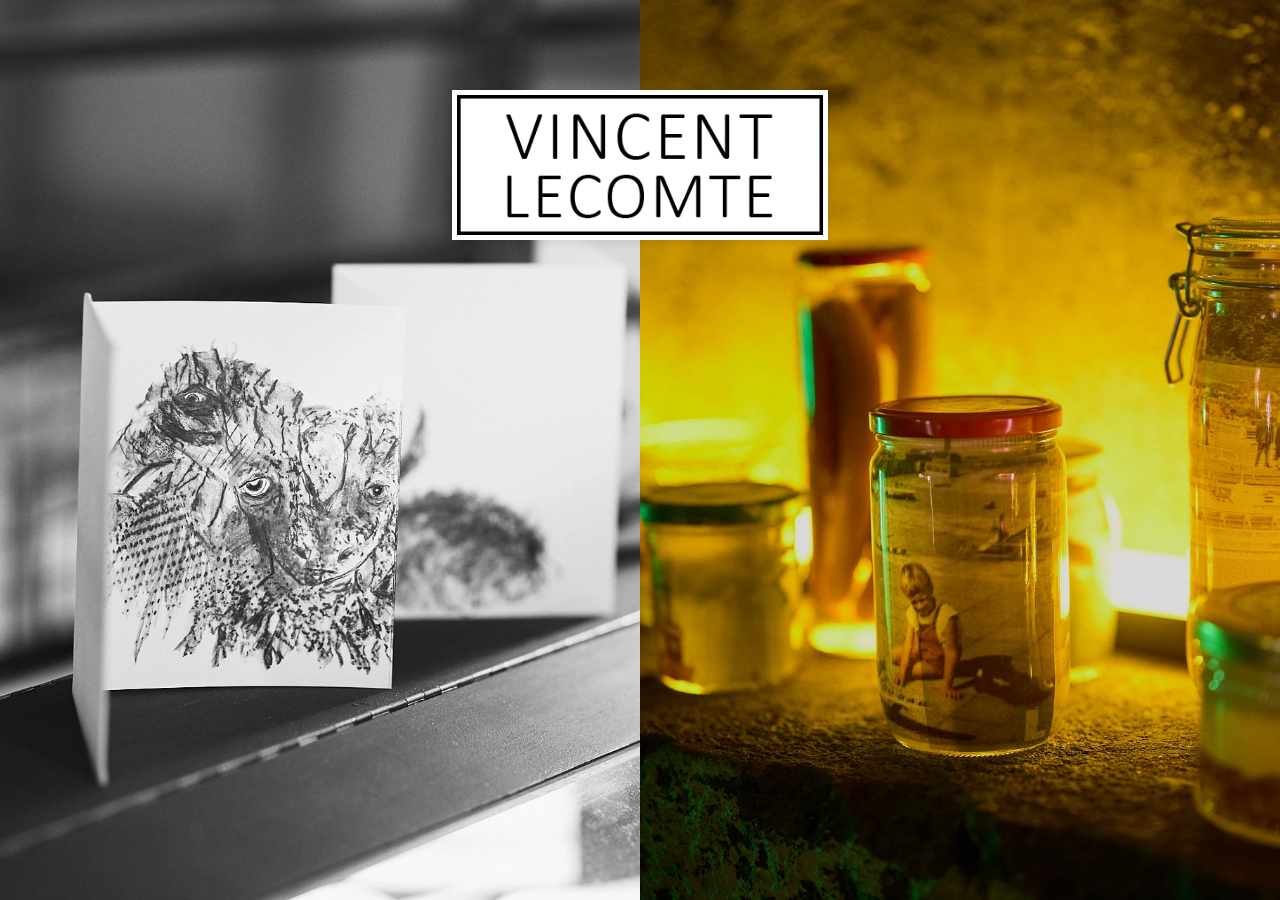
<file: index.html>
<!DOCTYPE html>
<html lang="fr">
<head>
  <meta charset="UTF-8" />
  <meta name="viewport" content="width=device-width, initial-scale=1.0" />
  <title>Vincent Lecomte - Artiste plasticien et compositeur sonore</title>
  
  <link rel="preconnect" href="https://fonts.googleapis.com">
  <link rel="preconnect" href="https://fonts.gstatic.com" crossorigin>
  <link href="https://fonts.googleapis.com/css2?family=Roboto:ital,wght@0,100..900;1,100..900&display=swap" rel="stylesheet">
  
  <link rel="stylesheet" href="styles/base/variables.css" />
  <link rel="stylesheet" href="styles/base/reset.css" />
  <link rel="stylesheet" href="styles/accueil.css" />
  
</head>
<body class="home-landing">
  <h1 class="sr-only">Vincent Lecomte — Accueil du site</h1>
  <div class="title">
    <img src="assets/images/autres/logo.png" alt="Vincent Lecomte" />
  </div>
  <div class="split-container">
    <a href="artiste.html" class="left">
      <div class="content">
        <h1>Création</h1>
        <p class="subtitle">Dessins, sons, installations</p>
      </div>
    </a>
    <a href="recherche.html" class="right">
      <div class="content">
        <h1>Recherche</h1>
        <p class="subtitle">Esthétique, philosophie de l'art</p>
      </div>
    </a>
  </div>
</body>
</html>
</file>
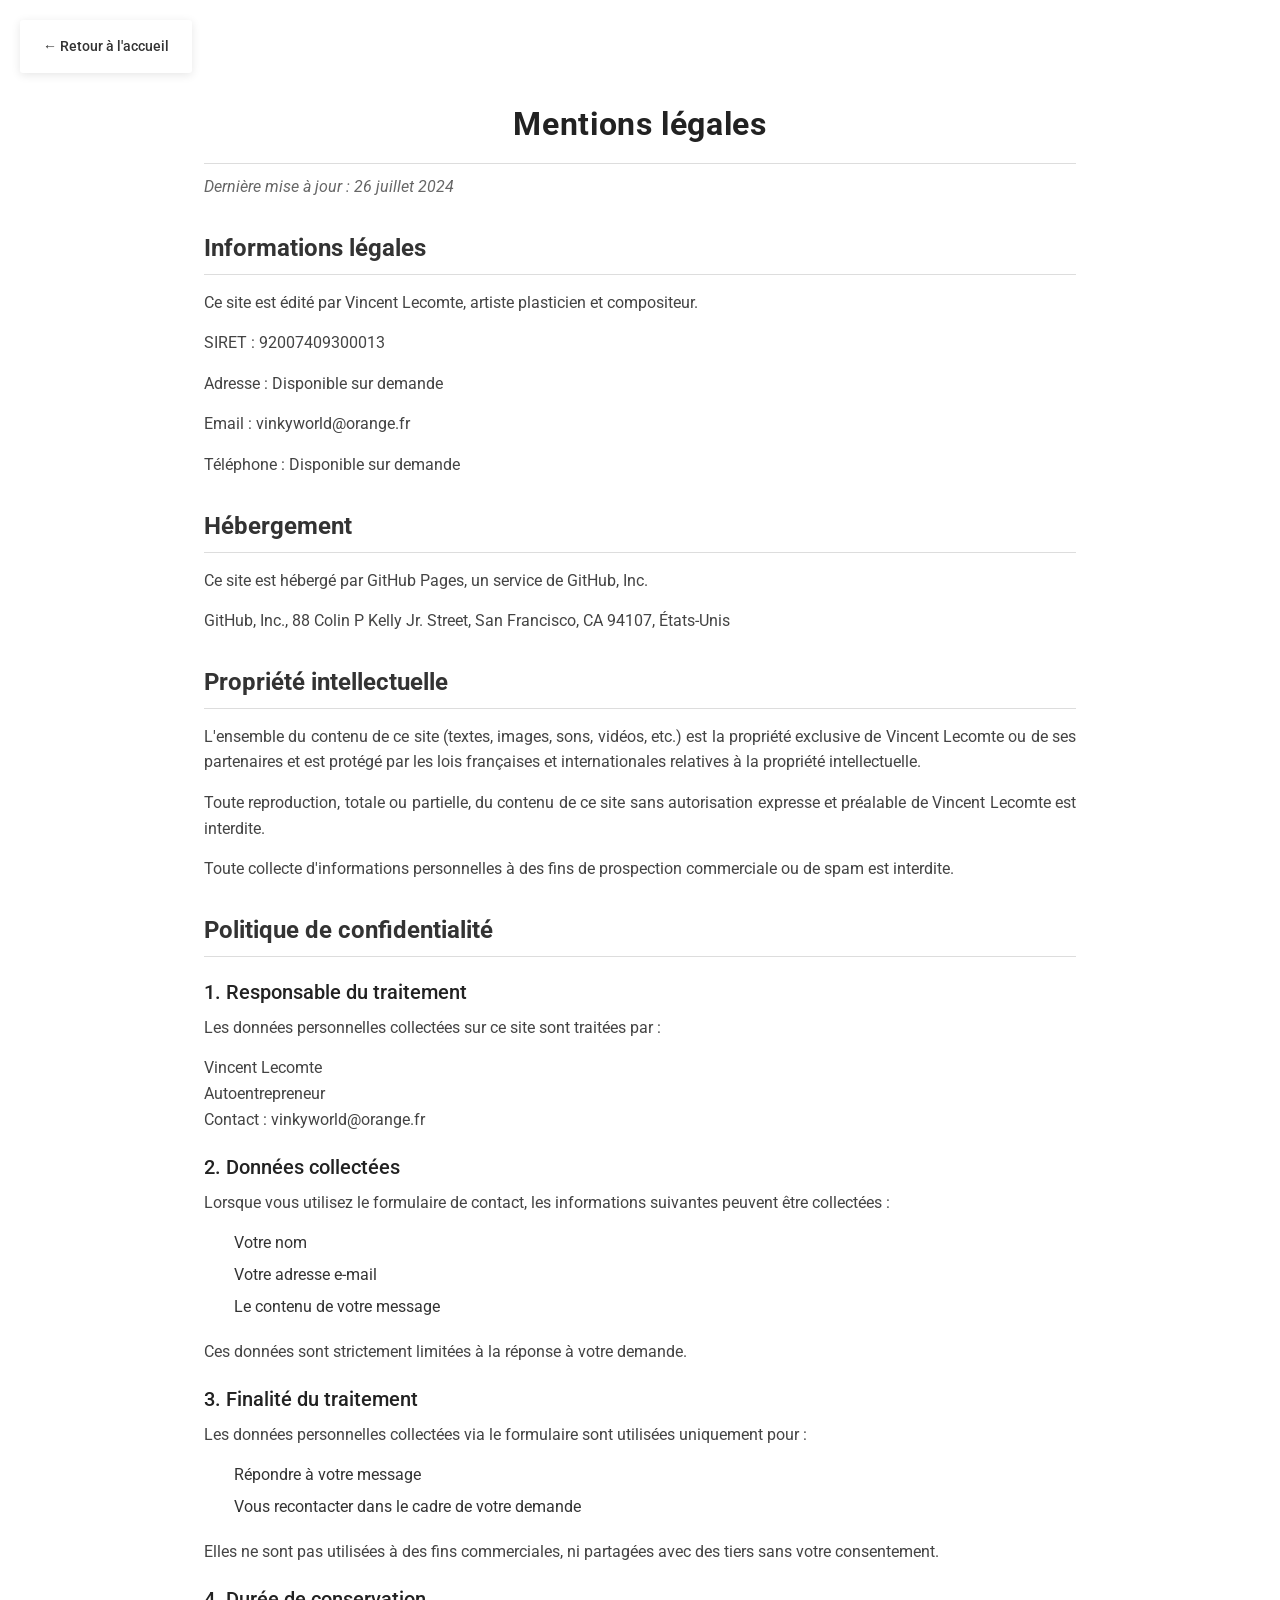
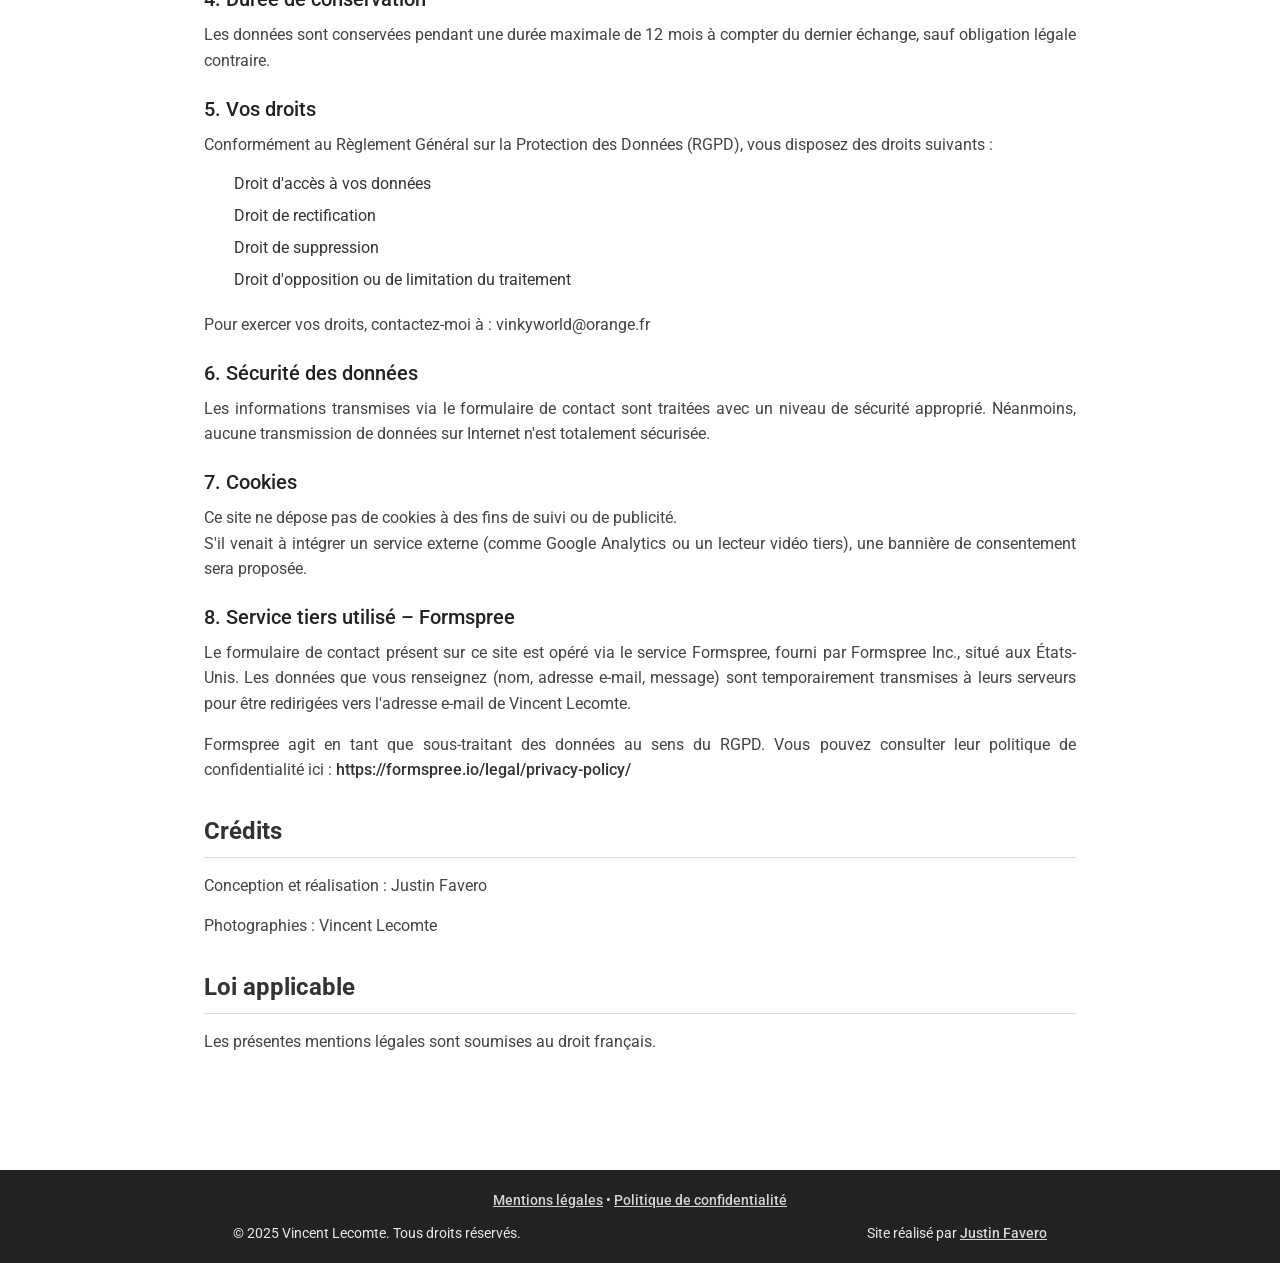
<file: legal.html>
<!DOCTYPE html>
<html lang="fr">
<head>
    <meta charset="UTF-8" />
    <meta http-equiv="content-language" content="fr" />
    <meta name="viewport" content="width=device-width, initial-scale=1.0" />
    <meta name="description" content="Mentions légales et politique de confidentialité - Vincent Lecomte" />
    <meta http-equiv="X-UA-Compatible" content="IE=edge" />

    <title>Mentions légales | Vincent Lecomte</title>

    <!-- Police Google Fonts -->
    <link rel="preconnect" href="https://fonts.googleapis.com">
    <link rel="preconnect" href="https://fonts.gstatic.com" crossorigin>
    <link href="https://fonts.googleapis.com/css2?family=Roboto:ital,wght@0,100..900;1,100..900&display=swap" rel="stylesheet">
    
    <!-- Importation des styles CSS -->
    <link rel="stylesheet" href="styles/main.css" />
</head>
<body class="legal-body">
    <h1 class="sr-only">Mentions légales et politique de confidentialité de Vincent Lecomte</h1>
    <!-- Lien de retour vers l'accueil -->
    <div class="back-to-home">
        <a href="index.html" class="back-link">
            <span>← Retour à l'accueil</span>
        </a>
    </div>

    <div class="content legal-content">
        <main class="legal-page">
            <section class="legal-section">
                <h1 class="section-title">Mentions légales</h1>
                <p class="update-date">Dernière mise à jour : 26 juillet 2024</p>
                
                <h2>Informations légales</h2>
                <p>Ce site est édité par Vincent Lecomte, artiste plasticien et compositeur.</p>
                <p>SIRET : 92007409300013</p>
                <p>Adresse : Disponible sur demande</p>
                <p>Email : vinkyworld@orange.fr</p>
                <p>Téléphone : Disponible sur demande</p>
                
                <h2>Hébergement</h2>
                <p>Ce site est hébergé par GitHub Pages, un service de GitHub, Inc.</p>
                <p>GitHub, Inc., 88 Colin P Kelly Jr. Street, San Francisco, CA 94107, États-Unis</p>
                
                <h2>Propriété intellectuelle</h2>
                <p>L'ensemble du contenu de ce site (textes, images, sons, vidéos, etc.) est la propriété exclusive de Vincent Lecomte ou de ses partenaires et est protégé par les lois françaises et internationales relatives à la propriété intellectuelle.</p>
                <p>Toute reproduction, totale ou partielle, du contenu de ce site sans autorisation expresse et préalable de Vincent Lecomte est interdite.</p>
                <p>Toute collecte d'informations personnelles à des fins de prospection commerciale ou de spam est interdite.</p>
                
                <h2 id="privacy-policy">Politique de confidentialité</h2>
                
                <h3>1. Responsable du traitement</h3>
                <p>Les données personnelles collectées sur ce site sont traitées par :</p>
                <p>Vincent Lecomte<br>
                Autoentrepreneur<br>
                Contact : vinkyworld@orange.fr</p>
                
                <h3>2. Données collectées</h3>
                <p>Lorsque vous utilisez le formulaire de contact, les informations suivantes peuvent être collectées :</p>
                <ul>
                    <li>Votre nom</li>
                    <li>Votre adresse e-mail</li>
                    <li>Le contenu de votre message</li>
                </ul>
                <p>Ces données sont strictement limitées à la réponse à votre demande.</p>
                
                <h3>3. Finalité du traitement</h3>
                <p>Les données personnelles collectées via le formulaire sont utilisées uniquement pour :</p>
                <ul>
                    <li>Répondre à votre message</li>
                    <li>Vous recontacter dans le cadre de votre demande</li>
                </ul>
                <p>Elles ne sont pas utilisées à des fins commerciales, ni partagées avec des tiers sans votre consentement.</p>
                
                <h3>4. Durée de conservation</h3>
                <p>Les données sont conservées pendant une durée maximale de 12 mois à compter du dernier échange, sauf obligation légale contraire.</p>
                
                <h3>5. Vos droits</h3>
                <p>Conformément au Règlement Général sur la Protection des Données (RGPD), vous disposez des droits suivants :</p>
                <ul>
                    <li>Droit d'accès à vos données</li>
                    <li>Droit de rectification</li>
                    <li>Droit de suppression</li>
                    <li>Droit d'opposition ou de limitation du traitement</li>
                </ul>
                <p>Pour exercer vos droits, contactez-moi à : vinkyworld@orange.fr</p>
                
                <h3>6. Sécurité des données</h3>
                <p>Les informations transmises via le formulaire de contact sont traitées avec un niveau de sécurité approprié. Néanmoins, aucune transmission de données sur Internet n'est totalement sécurisée.</p>
                
                <h3>7. Cookies</h3>
                <p>Ce site ne dépose pas de cookies à des fins de suivi ou de publicité.<br>
                S'il venait à intégrer un service externe (comme Google Analytics ou un lecteur vidéo tiers), une bannière de consentement sera proposée.</p>
                
                <h3>8. Service tiers utilisé – Formspree</h3>
                <p>Le formulaire de contact présent sur ce site est opéré via le service Formspree, fourni par Formspree Inc., situé aux États-Unis.
                Les données que vous renseignez (nom, adresse e-mail, message) sont temporairement transmises à leurs serveurs pour être redirigées vers l'adresse e-mail de Vincent Lecomte.</p>
                
                <p>Formspree agit en tant que sous-traitant des données au sens du RGPD.
                Vous pouvez consulter leur politique de confidentialité ici : <a href="https://formspree.io/legal/privacy-policy/" target="_blank" rel="noopener">https://formspree.io/legal/privacy-policy/</a></p>
                
                <h2>Crédits</h2>
                <p>Conception et réalisation : Justin Favero</p>
                <p>Photographies : Vincent Lecomte</p>
                
                <h2>Loi applicable</h2>
                <p>Les présentes mentions légales sont soumises au droit français.</p>
            </section>
        </main>

        <footer>
            <p class="legal-links"><a href="legal.html">Mentions légales</a>  •  <a href="legal.html#privacy-policy">Politique de confidentialité</a></p>
            <p class="copyright">© 2025 Vincent Lecomte. Tous droits réservés.</p>
            <p class="credits">Site réalisé par <a href="https://www.linkedin.com/in/justin-favero/" target="_blank" rel="noopener">Justin Favero</a></p>
        </footer>
    </div>
</body>
</html>
</file>
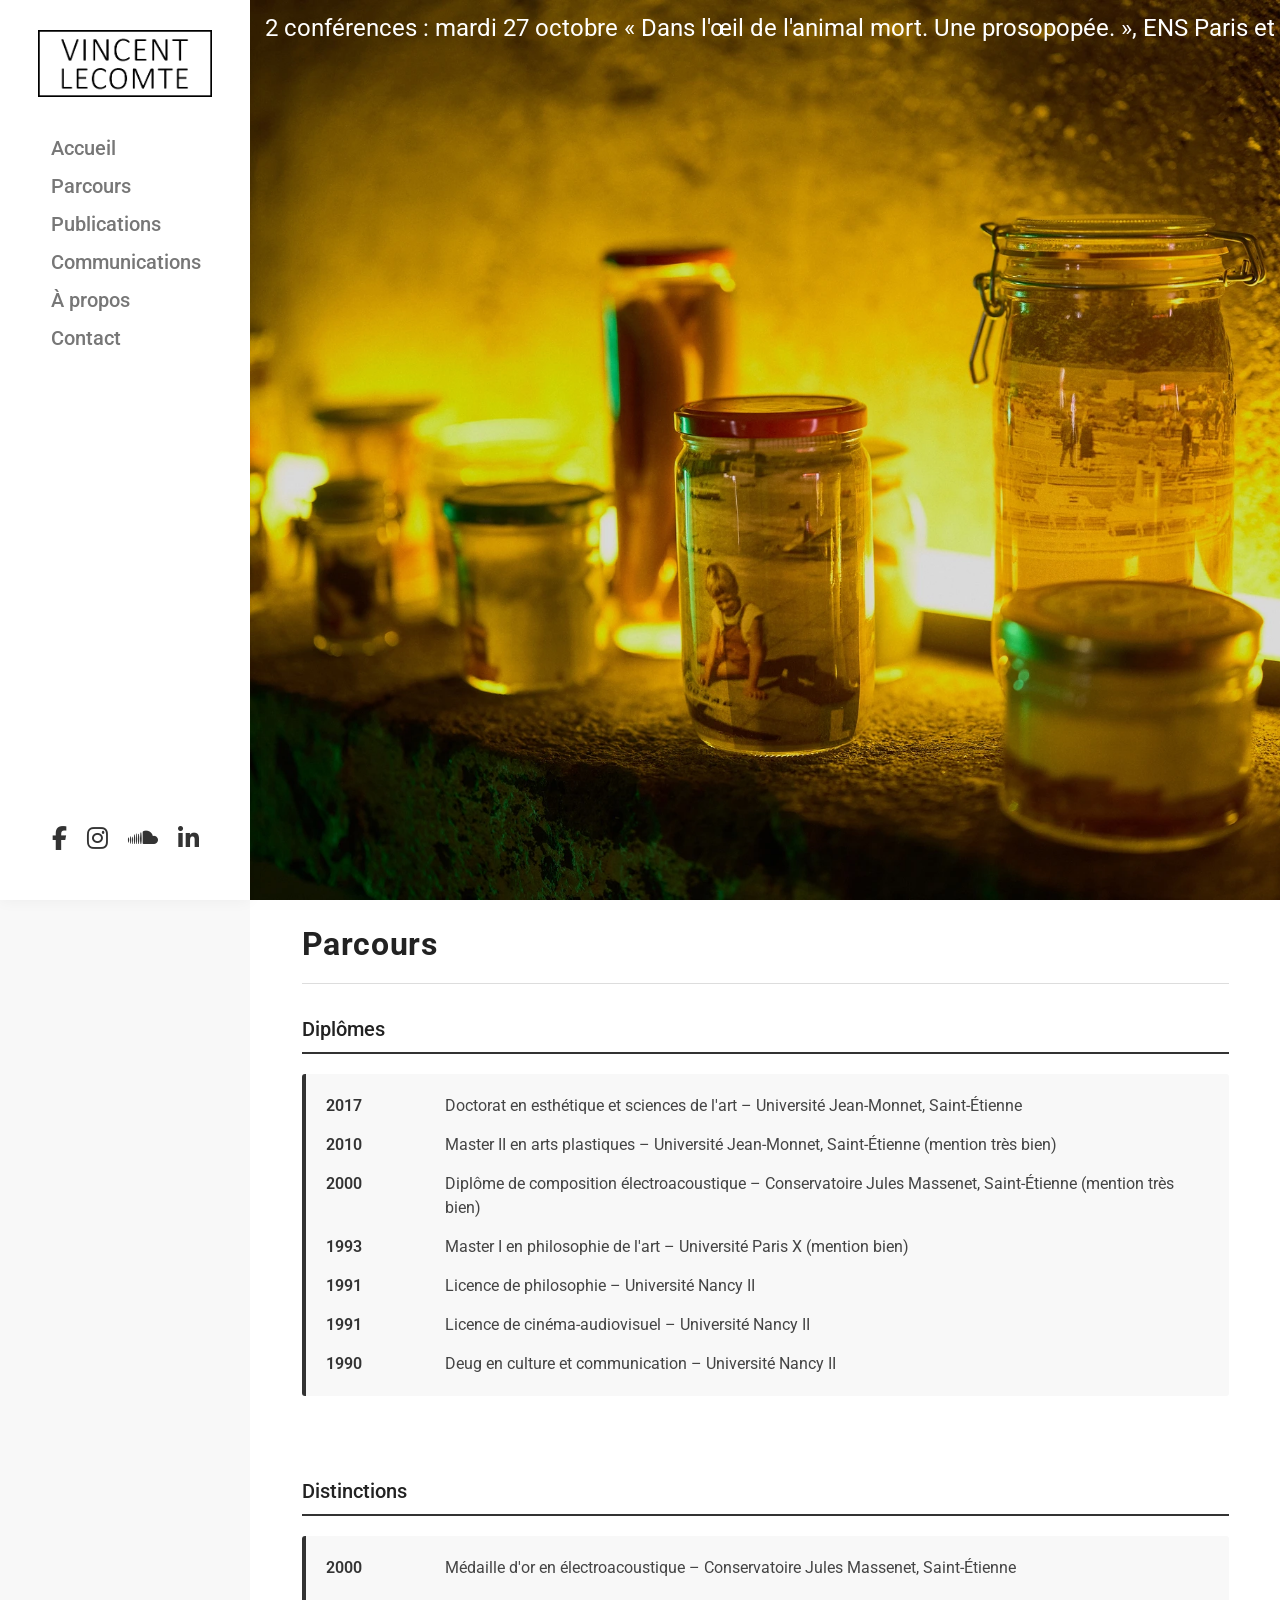
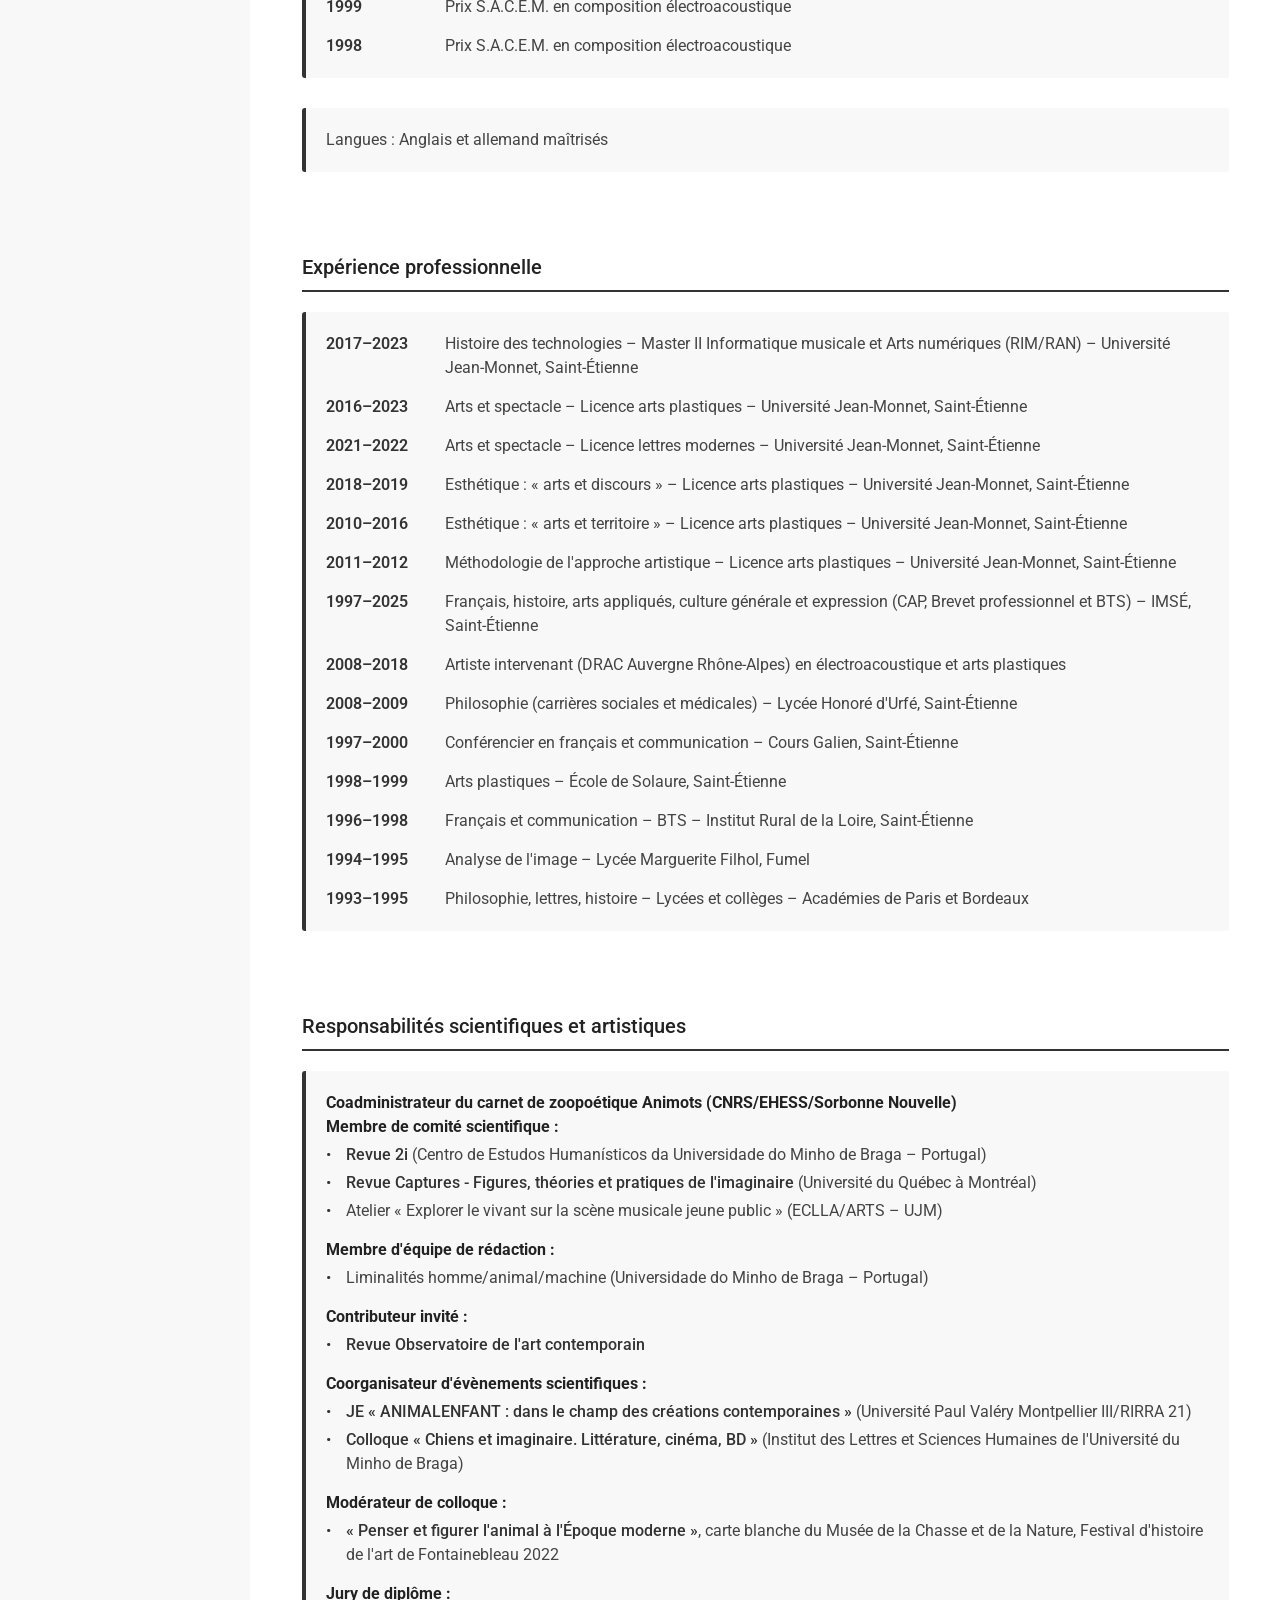
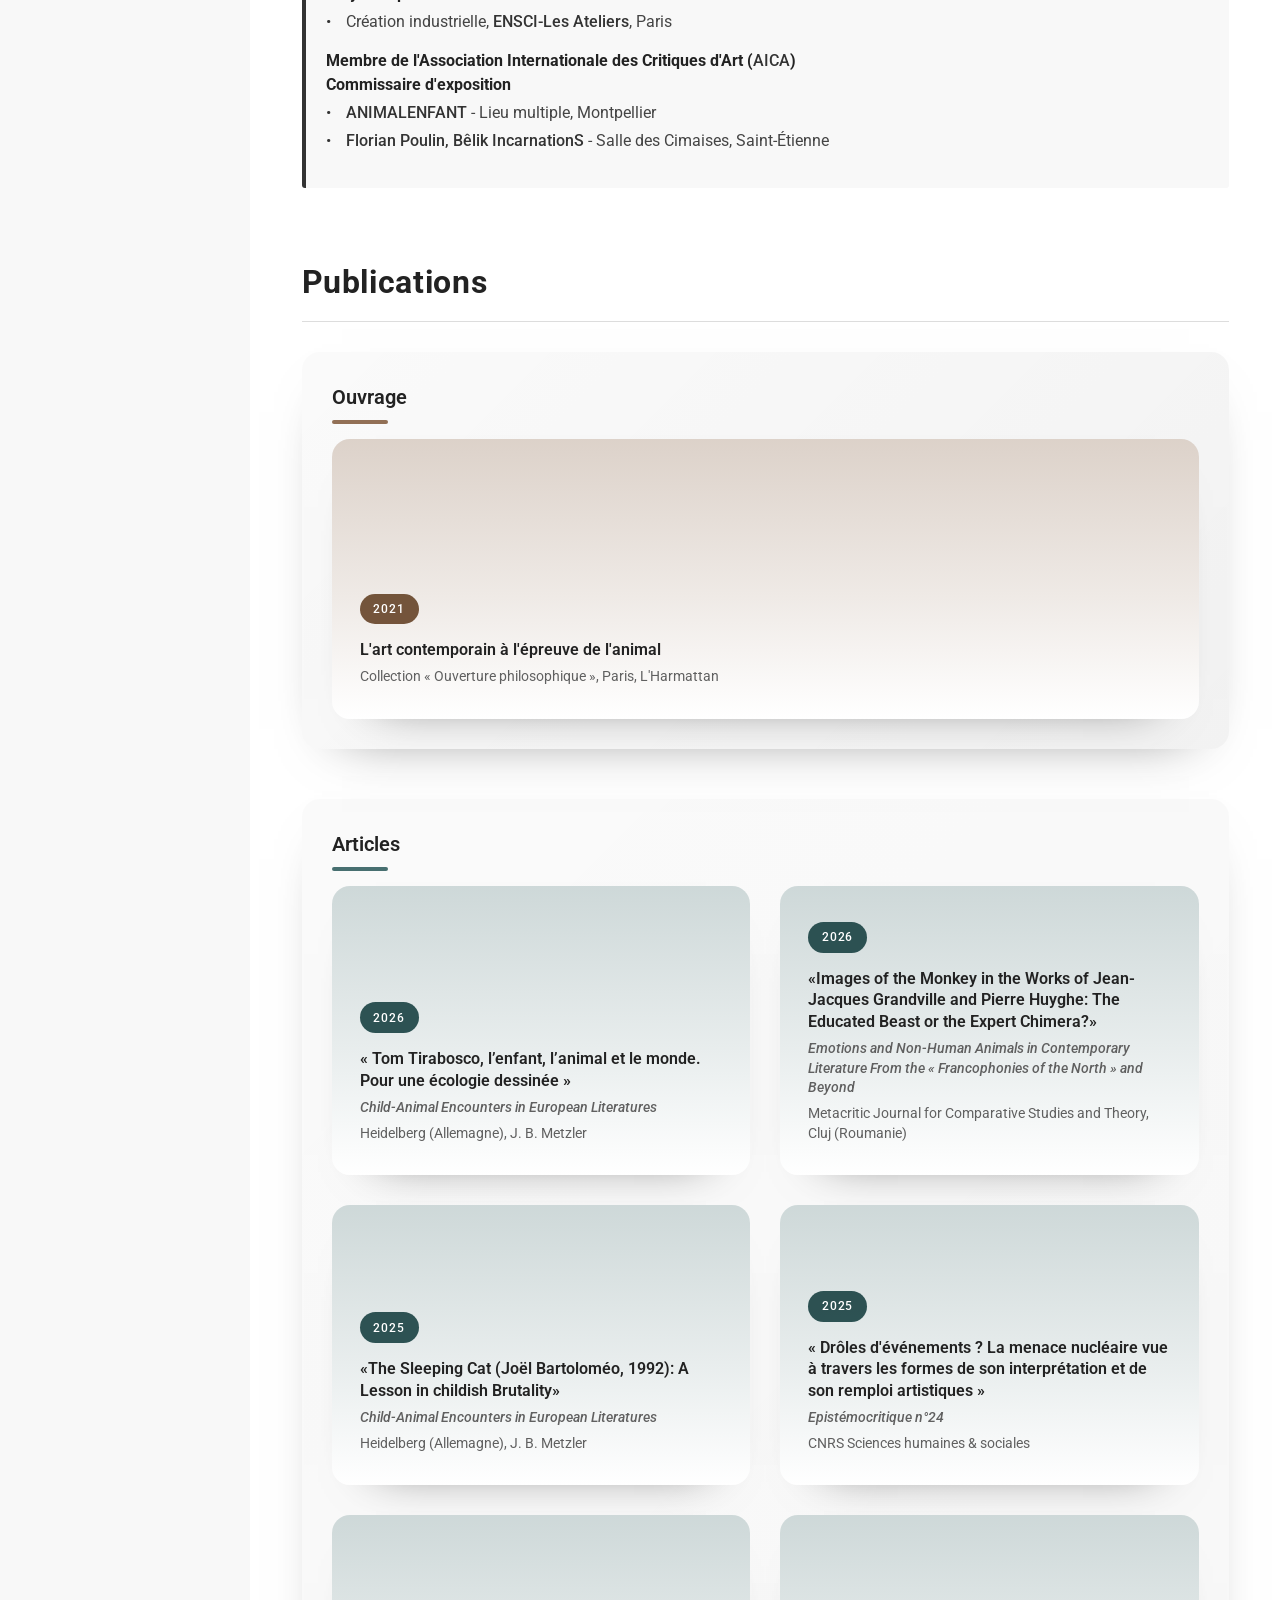
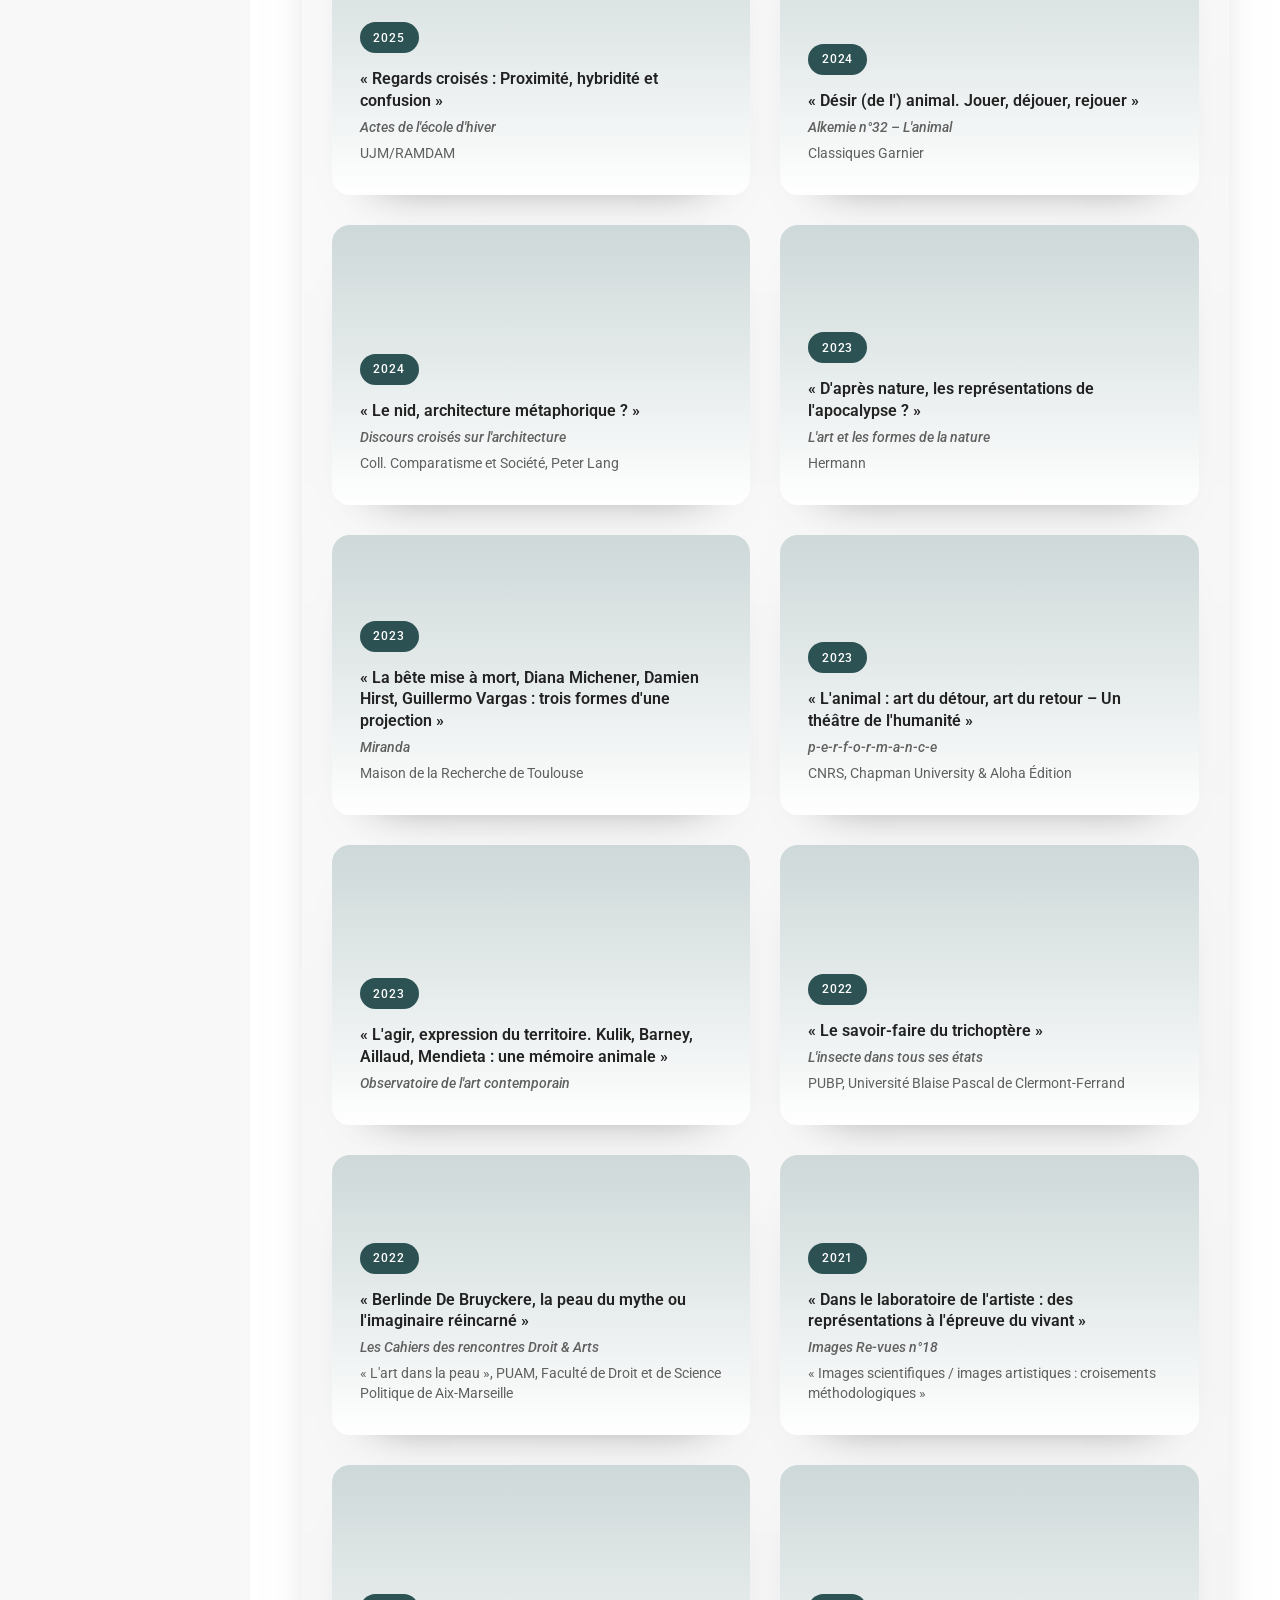
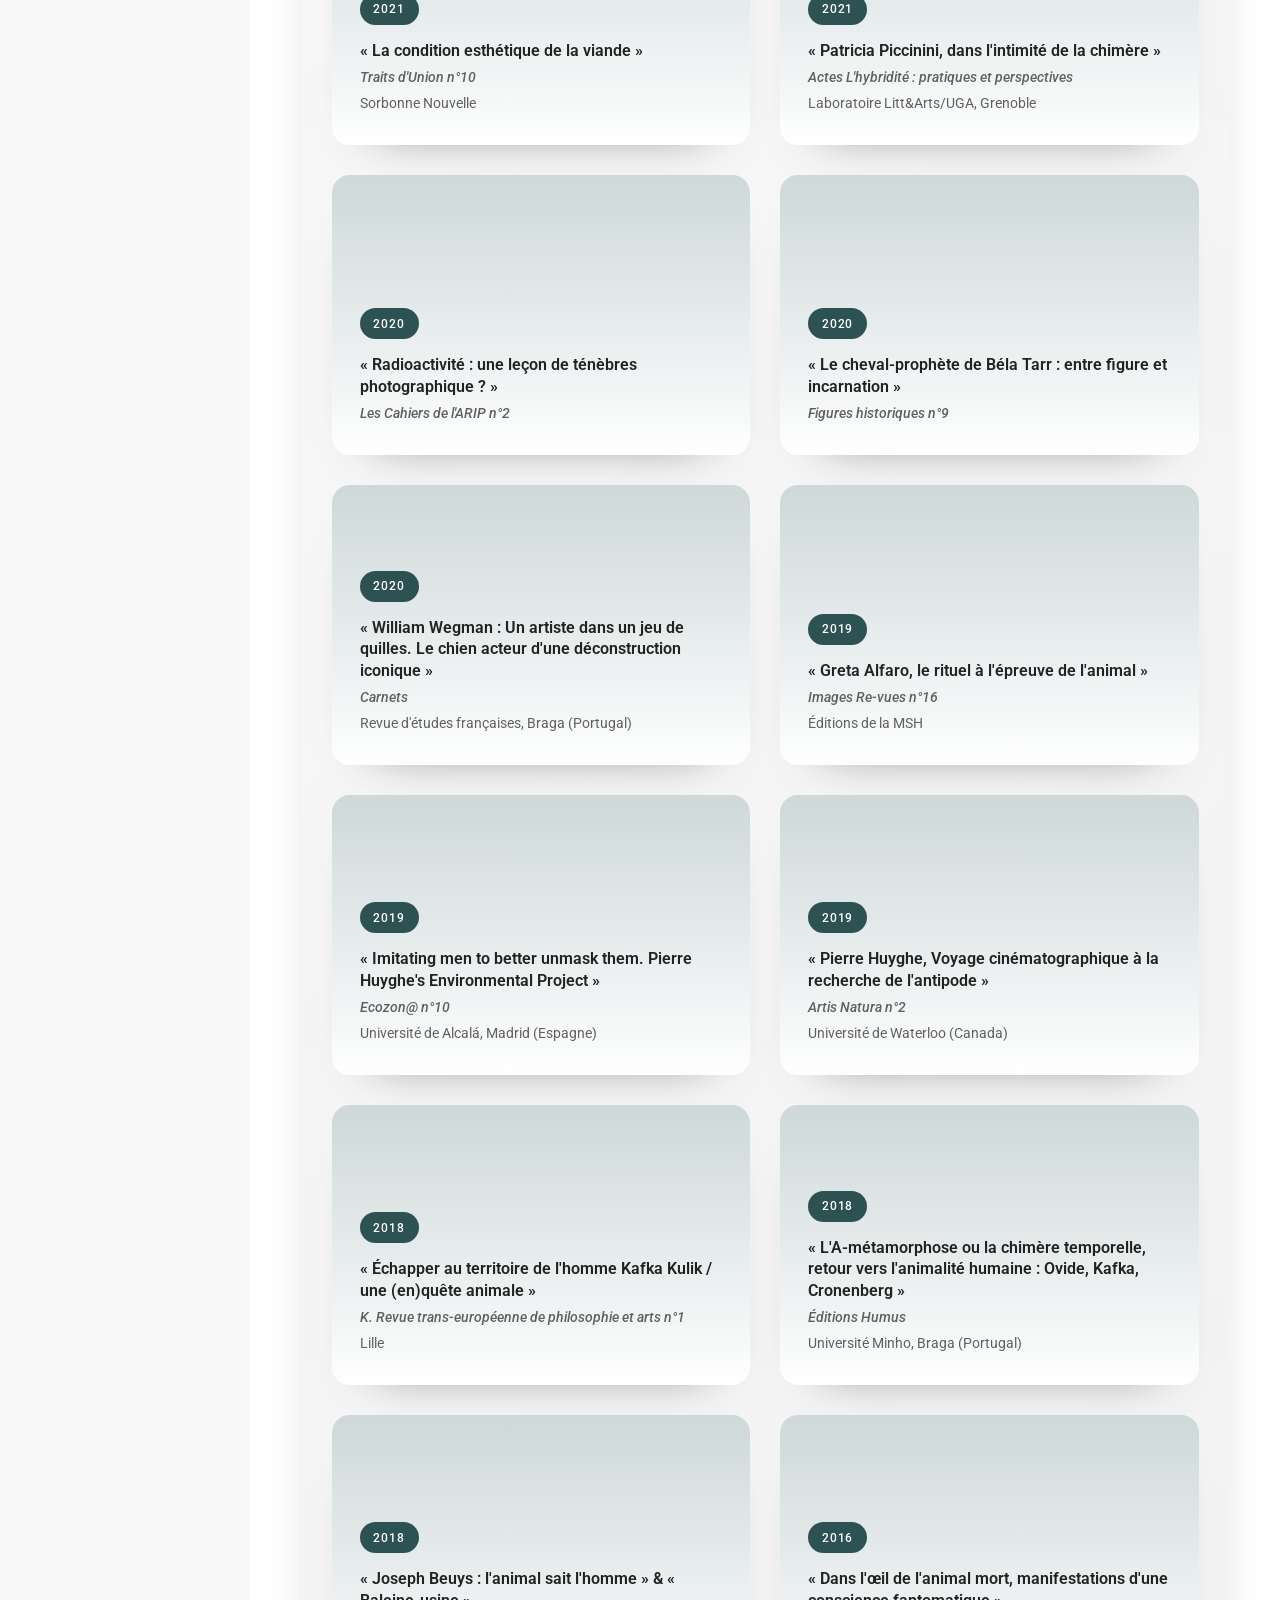
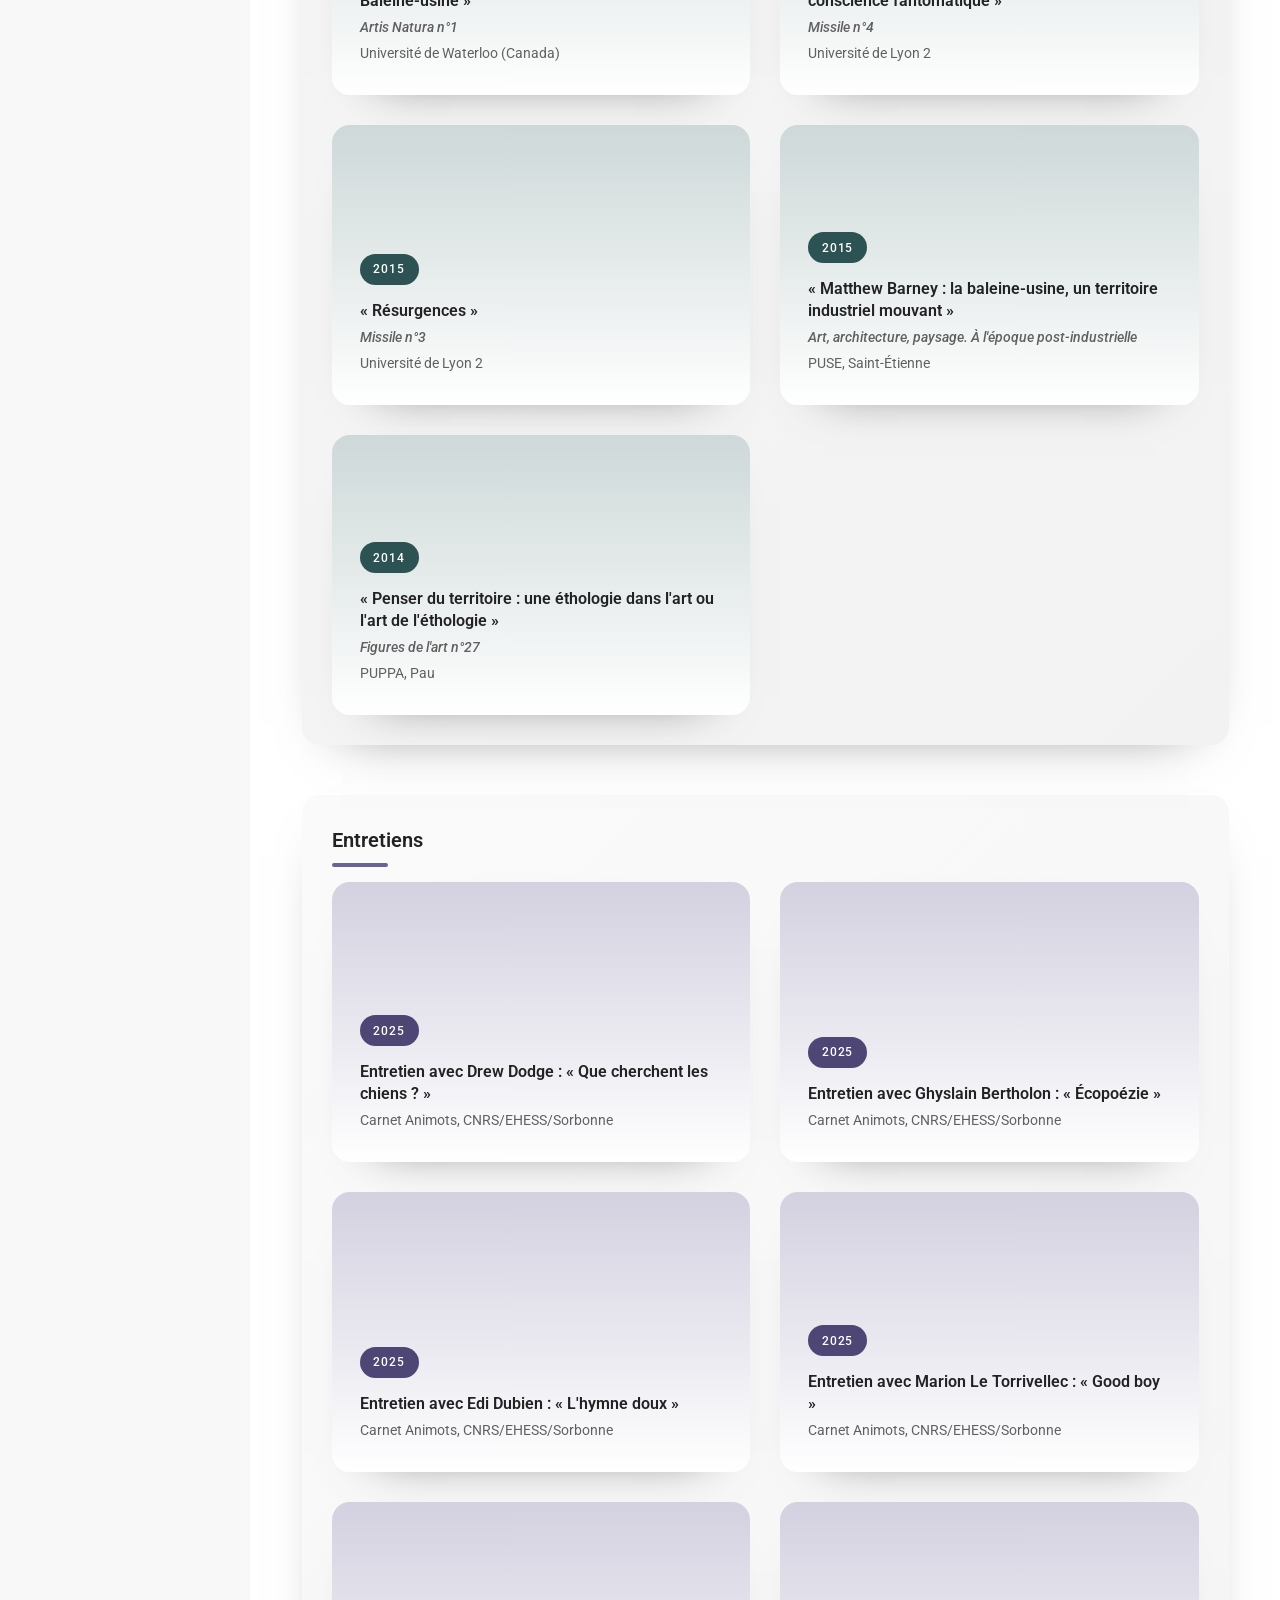
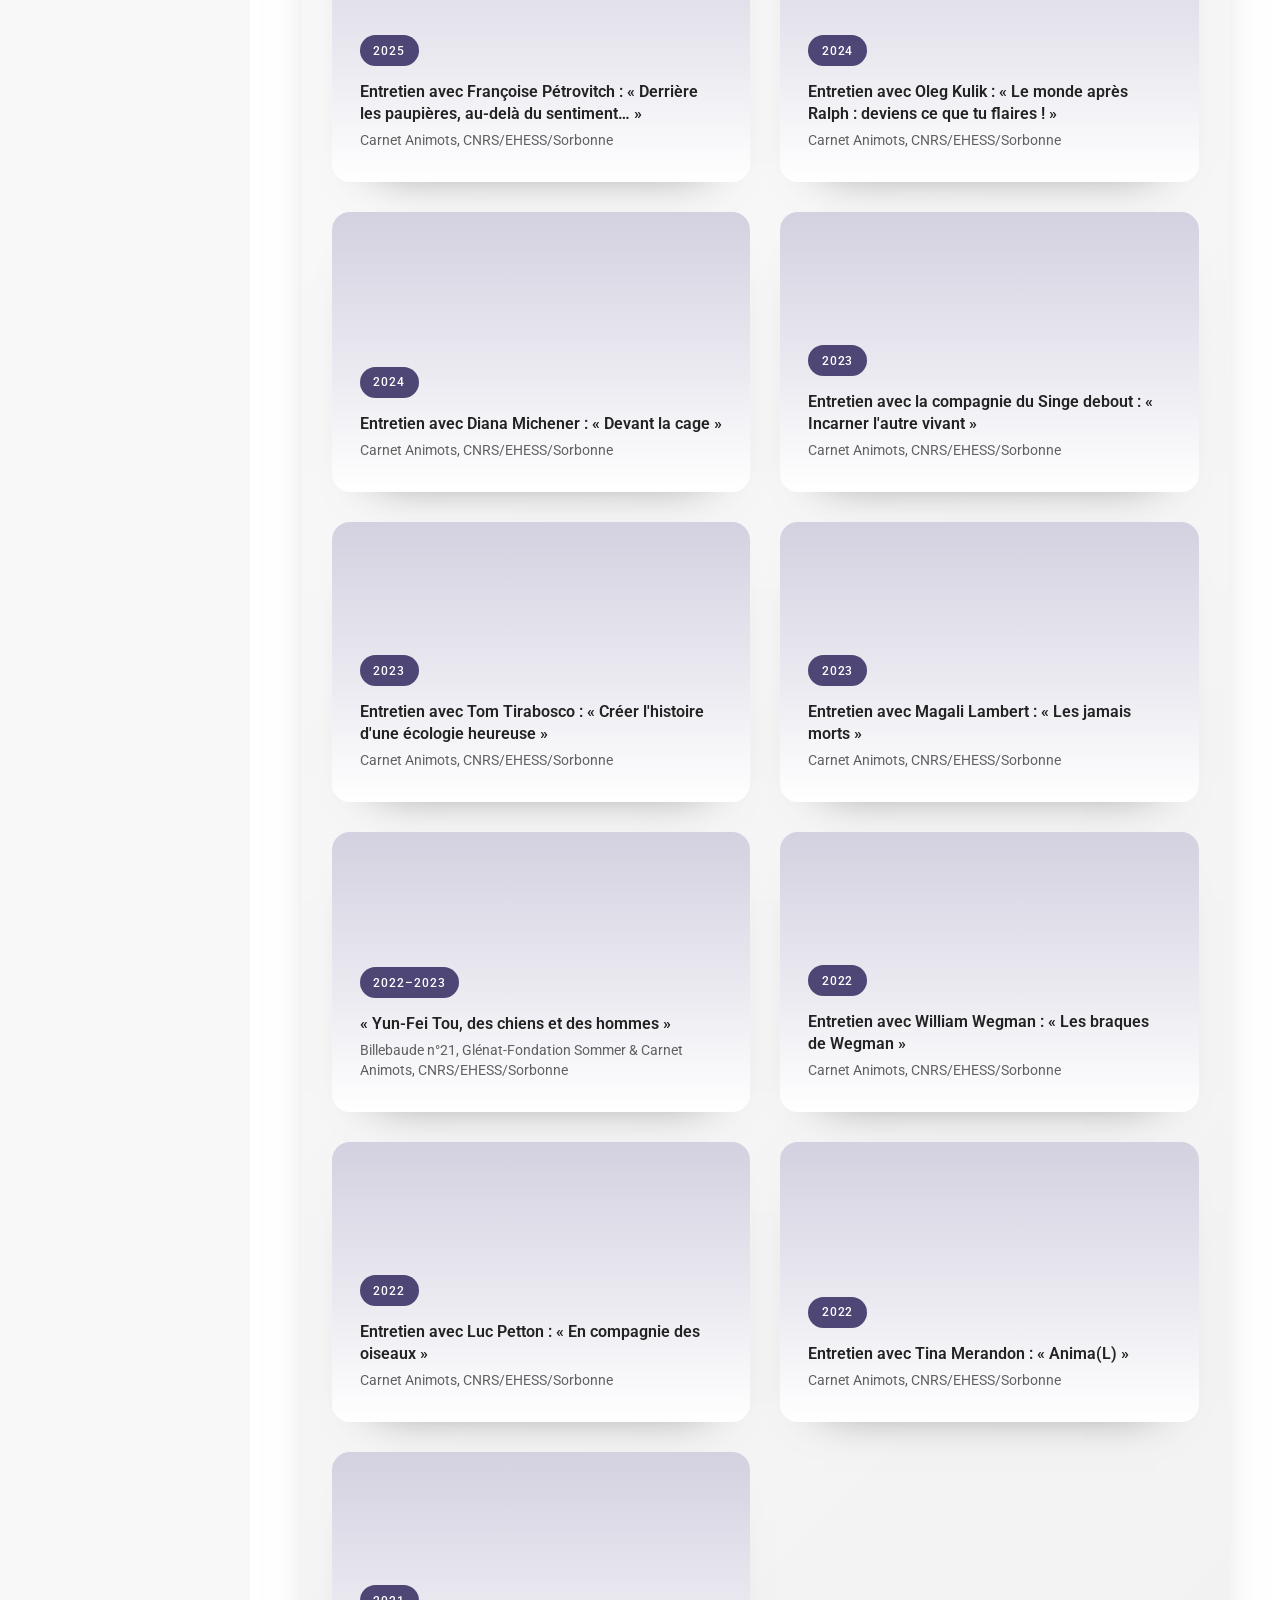
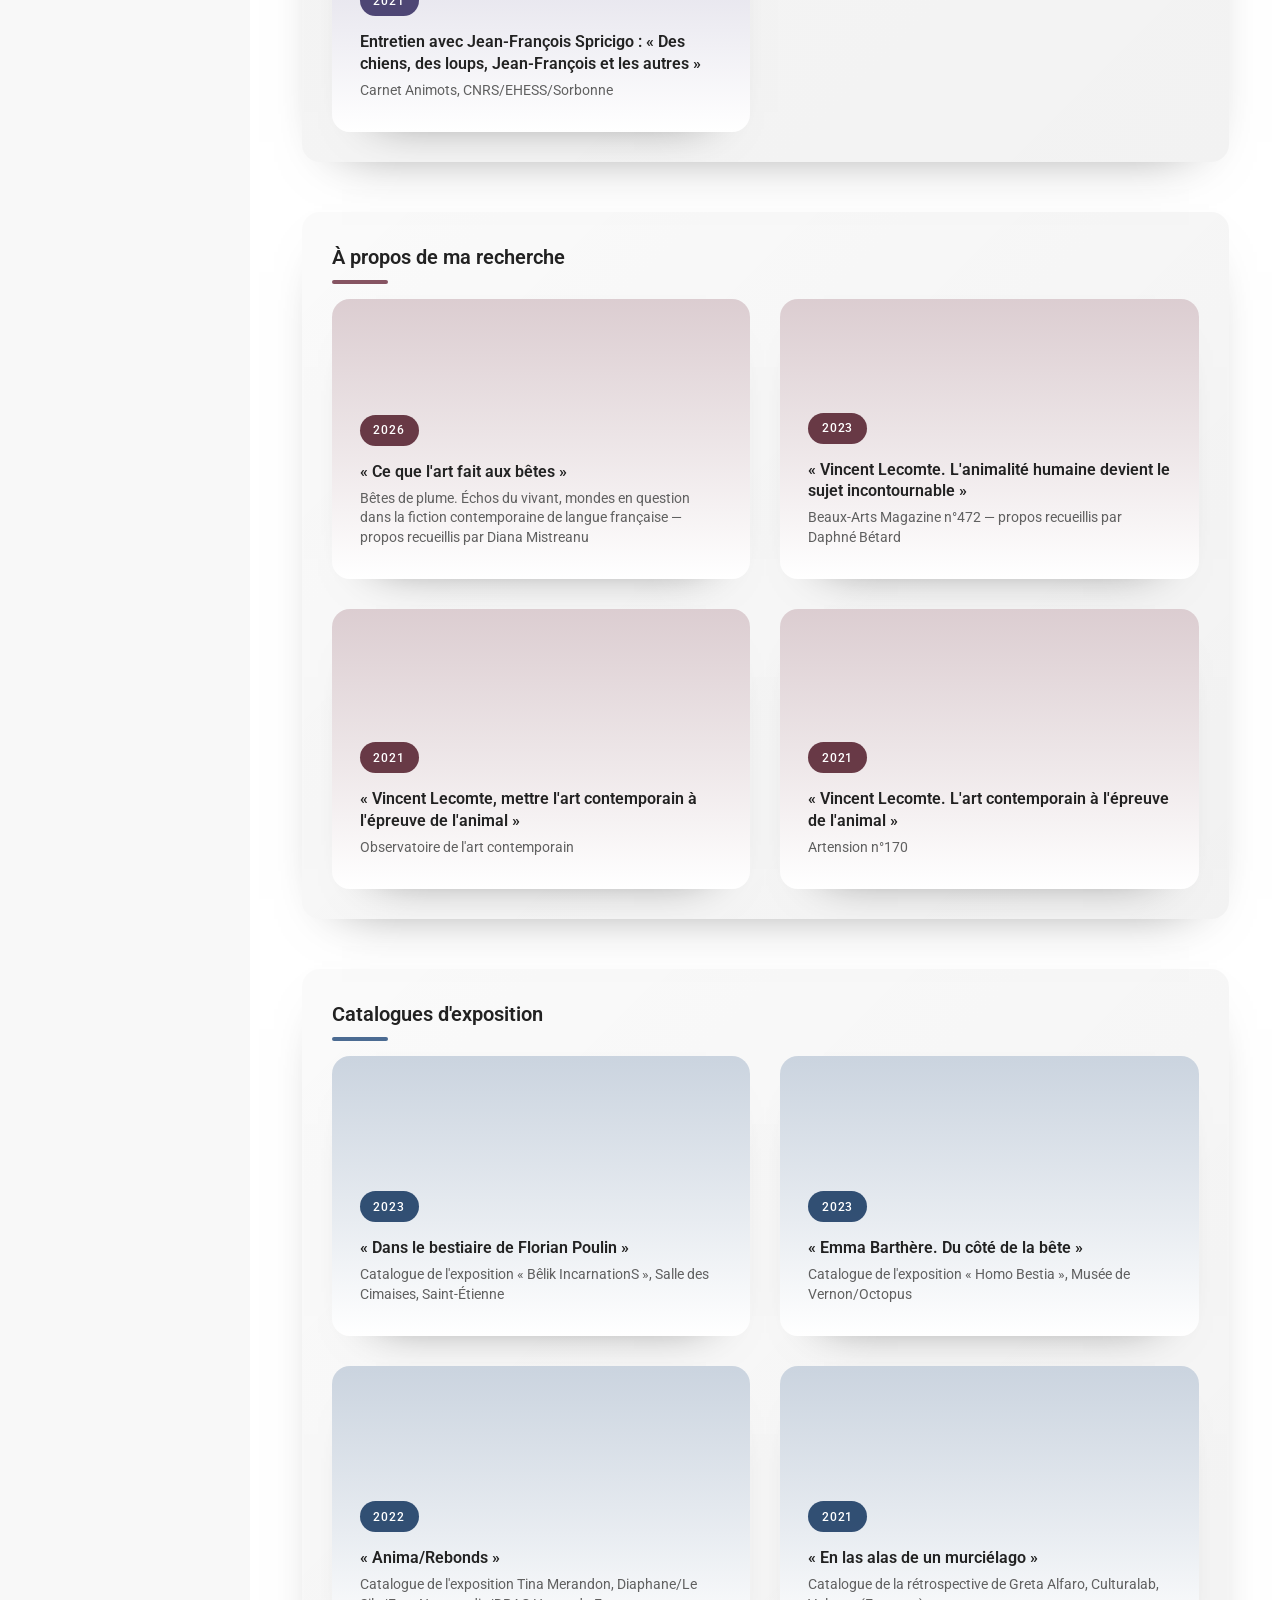
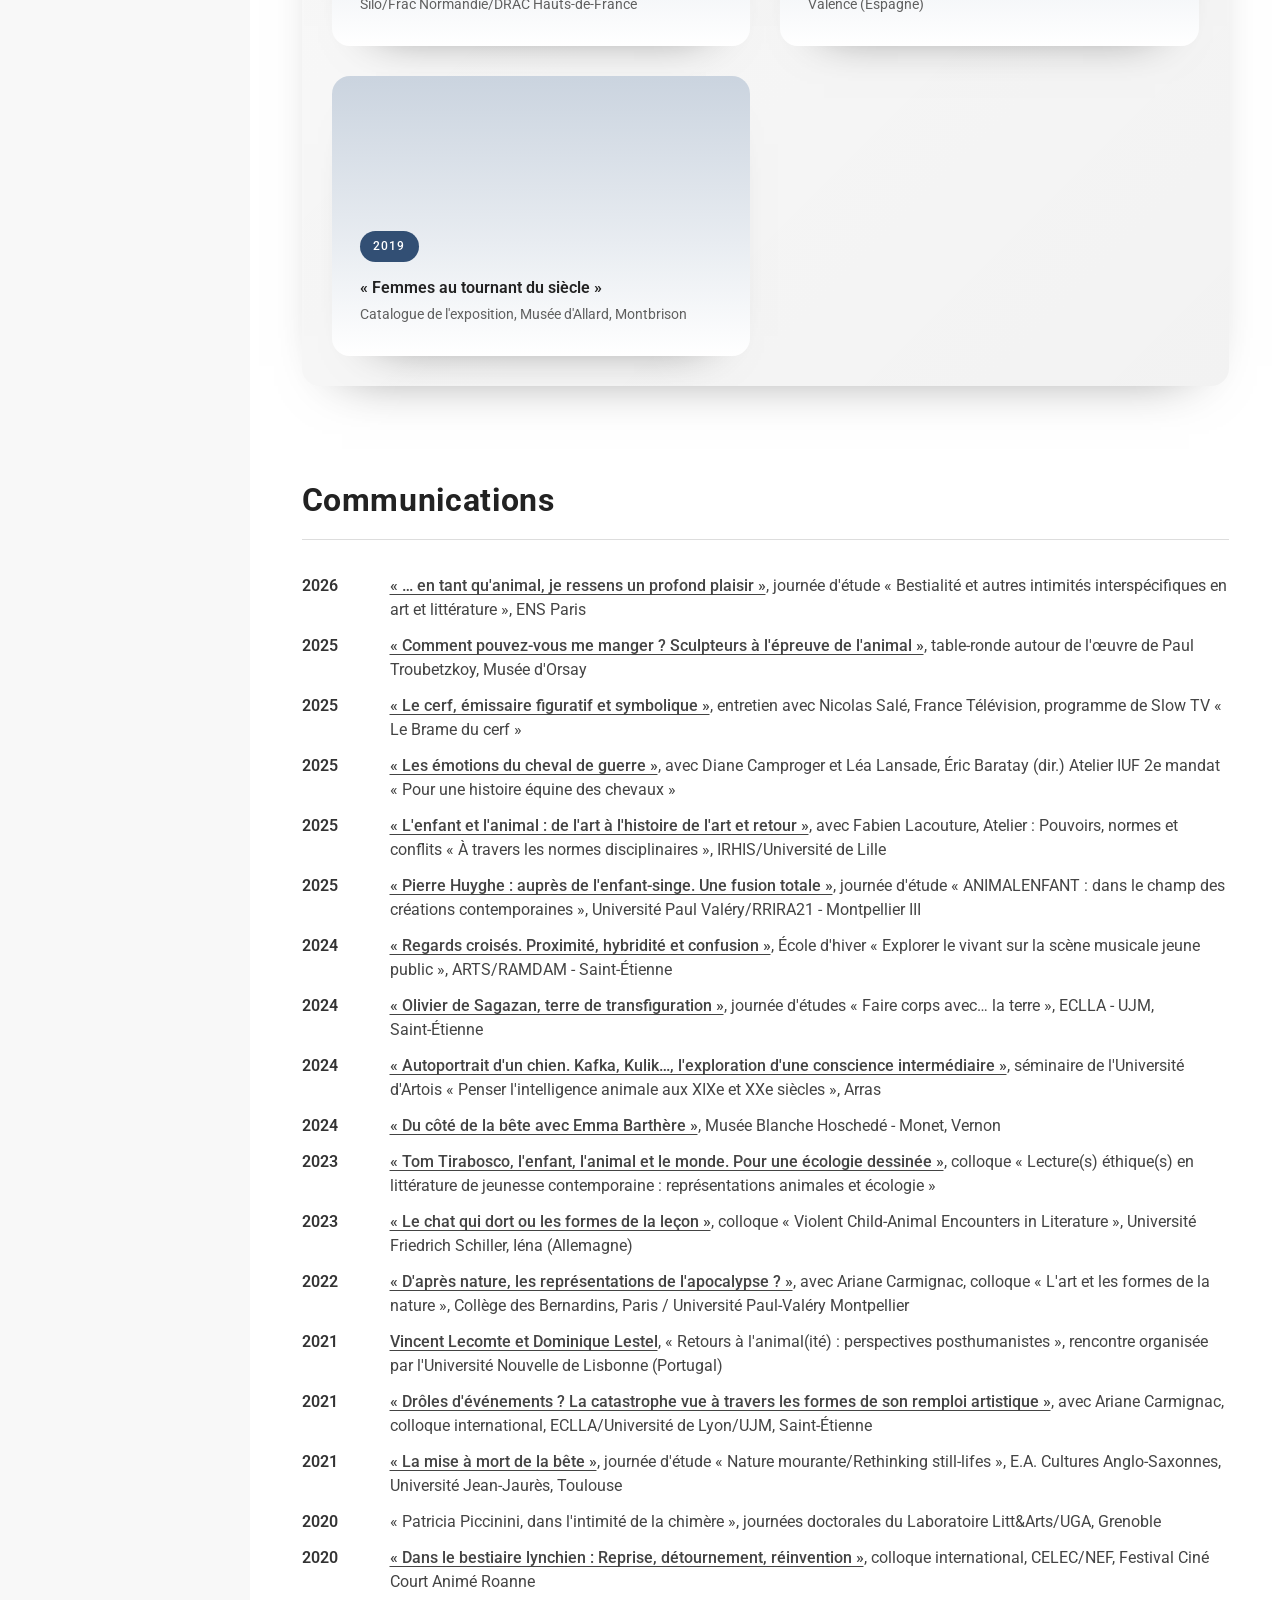
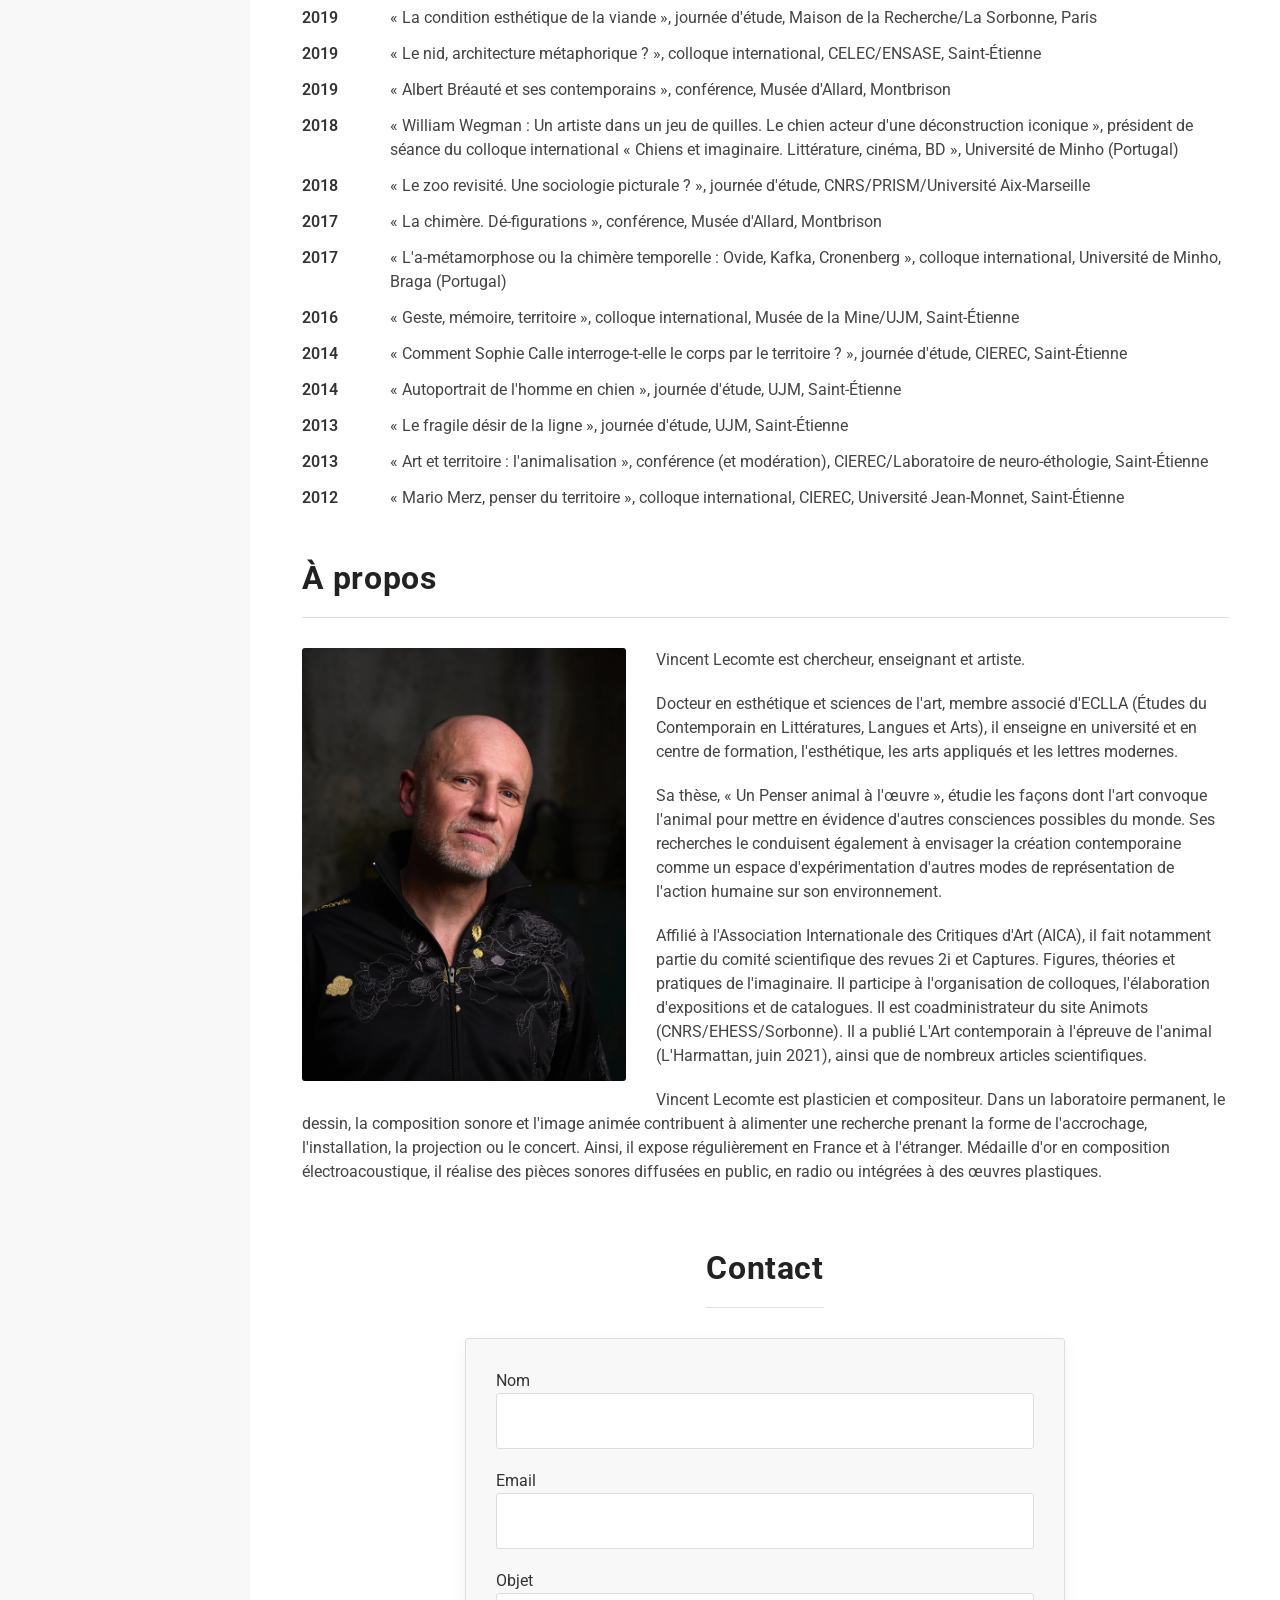
<file: recherche.html>
<!DOCTYPE html>
<html lang="fr">
<head>
    <meta charset="UTF-8" />
    <meta http-equiv="content-language" content="fr" />
    <meta name="viewport" content="width=device-width, initial-scale=1.0" />
    <meta name="description" content="Vincent Lecomte, chercheur en esthétique et philosophie de l'art. Découvrez ses travaux de recherche, publications et parcours académique." />
    <meta http-equiv="X-UA-Compatible" content="IE=edge" />

    <title>Vincent Lecomte — Chercheur en esthétique et philosophie de l'art</title>

    <meta property="og:title" content="Vincent Lecomte – Recherche" />
    <meta property="og:description" content="Vincent Lecomte, chercheur en esthétique et philosophie de l'art. Travaux de recherche, publications et parcours académique." />
    <meta property="og:image" content="assets/images/autres/home001.webp" />
    <meta property="og:url" content="https://vincentlecomte.fr/recherche.html" />
    <meta property="og:type" content="website" />
    <meta name="keywords" content="esthétique, philosophie de l'art, recherche artistique, publications, colloques, Vincent Lecomte">

    <meta name="twitter:card" content="summary_large_image" />
    <meta name="twitter:site" content="@votrecompte" />

    <link rel="preconnect" href="https://fonts.googleapis.com">
    <link rel="preconnect" href="https://fonts.gstatic.com" crossorigin>
    <link href="https://fonts.googleapis.com/css2?family=Roboto:ital,wght@0,100..900;1,100..900&display=swap" rel="stylesheet">

    <link rel="stylesheet" href="styles/recherche.css" />
    <link rel="stylesheet" href="https://cdnjs.cloudflare.com/ajax/libs/font-awesome/6.5.1/css/all.min.css">
    <link rel="canonical" href="https://vincentlecomte.fr/recherche.html">
</head>
<body class="recherche">
    <h1 class="sr-only">Vincent Lecomte — Recherche en esthétique et philosophie de l'art</h1>
    <div class="layout">
        <aside class="sidebar" id="sidebar" role="navigation" aria-label="Menu principal">
            <div class="logo">
                <a href="index.html">
                    <img src="assets/images/autres/logo.png" alt="Logo Vincent Lecomte" />
                </a>
            </div>
            <nav>
                <ul class="nav-menu">
                    <li><a href="#home">Accueil</a></li>
                    <li><a href="#parcours">Parcours</a></li>
                    <li><a href="#publications">Publications</a></li>
                    <li><a href="#communications">Communications</a></li>
                    <li><a href="#about">À propos</a></li>
                    <li><a href="#contact">Contact</a></li>
                </ul>
            </nav>
            <div class="social-links">
                <a href="https://facebook.com/vincent.lecomte.980" target="_blank" rel="noopener" aria-label="Facebook">
                    <i class="fab fa-facebook-f"></i>
                </a>
                <a href="https://instagram.com/vinkyworld/" target="_blank" rel="noopener" aria-label="Instagram">
                    <i class="fab fa-instagram"></i>
                </a>
                <a href="https://soundcloud.com/vinky" target="_blank" rel="noopener" aria-label="Soundcloud">
                    <i class="fab fa-soundcloud"></i>
                </a>
                <a href="https://linkedin.com/in/vincent-lecomte-b9002a230" target="_blank" rel="noopener" aria-label="LinkedIn">
                    <i class="fab fa-linkedin-in"></i>
                </a>
            </div>
        </aside>
    </div>

    <div class="content">
        <main class="homepage" id="homepage" tabindex="-1">

            <section id="home" class="hero">
                <div class="marquee-container">
                    <div class="marquee-content" id="marquee-content-recherche">
                        <!-- généré par JS -->
                    </div>
                </div>
                <img src="assets/images/autres/home001.webp" alt="Image d'accueil recherche" class="hero-image" />
            </section>

            <section id="parcours">
                <h2 class="section-title">Parcours</h2>
                <div class="parcours-content">

                    <div class="parcours-section">
                        <h3>Diplômes</h3>
                        <div class="parcours-item">
                            <ul class="parcours-list" id="parcours-diplomes">
                                <!-- généré par JS -->
                            </ul>
                        </div>
                    </div>

                    <div class="parcours-section">
                        <h3>Distinctions</h3>
                        <div class="parcours-item">
                            <ul class="parcours-list" id="parcours-distinctions">
                                <!-- généré par JS -->
                            </ul>
                        </div>
                        <div class="parcours-item">
                            <p class="parcours-note">Langues : Anglais et allemand maîtrisés</p>
                        </div>
                    </div>

                    <div class="parcours-section">
                        <h3>Expérience professionnelle</h3>
                        <div class="parcours-item">
                            <ul class="parcours-list" id="parcours-experience">
                                <!-- généré par JS -->
                            </ul>
                        </div>
                    </div>

                    <div class="parcours-section">
                        <h3>Responsabilités scientifiques et artistiques</h3>
                        <div class="parcours-item">
                            <p class="parcours-note"><strong>Coadministrateur du carnet de zoopoétique Animots (CNRS/EHESS/Sorbonne Nouvelle)</strong></p>

                            <p class="parcours-note"><strong>Membre de comité scientifique :</strong></p>
                            <ul class="parcours-note-list">
                                <li><a href="https://revistas.uminho.pt/index.php/2i/announcement" target="_blank" rel="noopener">Revue 2i</a> (Centro de Estudos Humanísticos da Universidade do Minho de Braga – Portugal)</li>
                                <li><a href="https://revuecaptures.org/" target="_blank" rel="noopener">Revue Captures - Figures, théories et pratiques de l'imaginaire</a> (Université du Québec à Montréal)</li>
                                <li>Atelier « Explorer le vivant sur la scène musicale jeune public » (ECLLA/ARTS – UJM)</li>
                            </ul>

                            <p class="parcours-note"><strong>Membre d'équipe de rédaction :</strong></p>
                            <ul class="parcours-note-list">
                                <li>Liminalités homme/animal/machine (Universidade do Minho de Braga – Portugal)</li>
                            </ul>

                            <p class="parcours-note"><strong>Contributeur invité :</strong></p>
                            <ul class="parcours-note-list">
                                <li><a href="https://www.observatoire-art-contemporain.com/" target="_blank" rel="noopener">Revue Observatoire de l'art contemporain</a></li>
                            </ul>

                            <p class="parcours-note"><strong>Coorganisateur d'évènements scientifiques :</strong></p>
                            <ul class="parcours-note-list">
                                <li><a href="https://animots.hypotheses.org/38301" target="_blank" rel="noopener">JE « ANIMALENFANT : dans le champ des créations contemporaines »</a> (Université Paul Valéry Montpellier III/RIRRA 21)</li>
                                <li><a href="https://lpcm.hypotheses.org/11084" target="_blank" rel="noopener">Colloque « Chiens et imaginaire. Littérature, cinéma, BD »</a> (Institut des Lettres et Sciences Humaines de l'Université du Minho de Braga)</li>
                            </ul>

                            <p class="parcours-note"><strong>Modérateur de colloque :</strong></p>
                            <ul class="parcours-note-list">
                                <li><a href="https://www.youtube.com/watch?v=6jeJUIBtNVU" target="_blank" rel="noopener">« Penser et figurer l'animal à l'Époque moderne »</a>, carte blanche du Musée de la Chasse et de la Nature, Festival d'histoire de l'art de Fontainebleau 2022</li>
                            </ul>

                            <p class="parcours-note"><strong>Jury de diplôme :</strong></p>
                            <ul class="parcours-note-list">
                                <li>Création industrielle, <a href="https://www.ensci.com/" target="_blank" rel="noopener">ENSCI-Les Ateliers</a>, Paris</li>
                            </ul>

                            <p class="parcours-note"><strong>Membre de l'Association Internationale des Critiques d'Art (<a href="https://aicafrance.org/" target="_blank" rel="noopener">AICA</a>)</strong></p>
                            <p class="parcours-note"><strong>Commissaire d'exposition</strong></p>
                            <ul class="parcours-note-list">
                                <li><a href="https://lelieumultiplemontpellier.com/2025/01/23/expo-animalenfant-dans-le-champ-des-creations-contemporaines-6-14-fevrier-2025-thibault-franc-lea-habourdin-vincent-lecomte-tina-merandon-quentin-montagne-francoise-petro/" target="_blank" rel="noopener">ANIMALENFANT</a> - Lieu multiple, Montpellier</li>
                                <li><a href="https://www.petit-bulletin.fr/article-74630-belliqueuse-intranquillite.html" target="_blank" rel="noopener">Florian Poulin, Bêlik IncarnationS</a> - Salle des Cimaises, Saint-Étienne</li>
                            </ul>
                        </div>
                    </div>

                </div>
            </section>

            <section id="publications">
                <h2 class="section-title">Publications</h2>

                <div class="publication-section" data-theme="ouvrage">
                    <h3>Ouvrage</h3>
                    <ul class="publication-list" id="publications-ouvrages">
                        <!-- généré par JS -->
                    </ul>
                </div>

                <div class="publication-section" data-theme="articles">
                    <h3>Articles</h3>
                    <ul class="publication-list" id="publications-articles">
                        <!-- généré par JS -->
                    </ul>
                </div>

                <div class="publication-section" data-theme="entretiens">
                    <h3>Entretiens</h3>
                    <ul class="publication-list" id="publications-entretiens">
                        <!-- généré par JS -->
                    </ul>
                </div>

                <div class="publication-section" data-theme="focus">
                    <h3>À propos de ma recherche</h3>
                    <ul class="publication-list" id="publications-focus">
                        <!-- généré par JS -->
                    </ul>
                </div>

                <div class="publication-section" data-theme="catalogues">
                    <h3>Catalogues d'exposition</h3>
                    <ul class="publication-list" id="publications-catalogues">
                        <!-- généré par JS -->
                    </ul>
                </div>

            </section>

            <section id="communications">
                <h2 class="section-title">Communications</h2>
                <div class="communications-list">
                    <ul class="publication-list" id="communications-list">
                        <!-- généré par JS -->
                    </ul>
                </div>
            </section>

            <section id="about">
                <h2 class="section-title">À propos</h2>
                <div class="about-content" id="about-content-recherche">
                    <!-- généré par JS -->
                </div>
            </section>

            <section id="contact">
                <h2 class="section-title">Contact</h2>
                <div class="contact-form">
                    <form action="https://formspree.io/f/myzpzzyv" method="POST" id="contactForm">
                        <input type="hidden" name="_next" value="https://vincentlecomte.fr">
                        <div class="form-group">
                            <label for="name">Nom</label>
                            <input type="text" id="name" name="name" class="form-control" required />
                        </div>
                        <div class="form-group">
                            <label for="email">Email</label>
                            <input type="email" id="email" name="email" class="form-control" required />
                        </div>
                        <div class="form-group">
                            <label for="subject">Objet</label>
                            <input type="text" id="subject" name="subject" class="form-control" required />
                        </div>
                        <div class="form-group">
                            <label for="message">Message</label>
                            <textarea id="message" name="message" class="form-control" required></textarea>
                        </div>
                        <div class="form-group checkbox-group">
                            <input type="checkbox" id="consent" name="consent" required />
                            <label for="consent">J'accepte que mes données soient utilisées pour être recontacté(e). Voir <a href="legal.html#privacy-policy" target="_blank">la politique de confidentialité</a>.</label>
                        </div>
                        <button type="submit" class="btn">Envoyer</button>
                    </form>
                </div>
            </section>

        </main>

        <footer>
            <p class="legal-links"><a href="legal.html">Mentions légales</a>  •  <a href="legal.html#privacy-policy">Politique de confidentialité</a></p>
            <p class="copyright">© 2025 Vincent Lecomte. Tous droits réservés.</p>
            <p class="credits">Site réalisé par <a href="https://fr.linkedin.com/in/jfavero" target="_blank" rel="noopener">Justin Favero</a></p>
        </footer>
    </div>

    <script src="scripts/recherche.js" defer></script>
</body>
</html>
</file>
<file: styles/base/variables.css>
:root {
  /* Colors */
  --color-primary: #333;
  --color-secondary: #777;
  --color-tertiary: #666;
  --color-background: #f8f8f8;
  --color-sidebar: #fcf6e8;
  --color-white: #ffffff;
  --color-border: #ddd;
  --color-hover: #555;
  --color-submenu: #999;
  --color-shadow: rgba(0, 0, 0, 0.05);
  --color-dark: #222;
  --color-text: #444;

  /* Typography */
  --font-primary: 'Roboto', sans-serif;
  --font-secondary: 'Roboto', sans-serif;
  --font-size-small: 0.875rem; /* 14px */
  --font-size-base: 1rem;      /* 16px */
  --font-size-medium: 1.125rem;   /* 18px */
  --font-size-large: 1.25rem;   /* 20px */
  --font-size-h3: 1.5rem;        /* 24px */
  --font-size-h2: 2rem;        /* 32px */
  --font-size-h1: 2.5rem;        /* 40px */
  --line-height-base: 1.5;
  --line-height-tight: 1.2;
  --font-weight-light: 300;
  --font-weight-regular: 400;
  --font-weight-medium: 500;
  --font-weight-semibold: 600;
  --font-weight-bold: 700;

  /* Layout */
  --max-width-form: 37.5rem;   /* 600px */
  --container-padding: 5%;    /* contrôle les marges latérales */
  --border-radius: 0.1875rem;  /* 3px */
  --shadow-default: 0 0.125rem 0.625rem var(--color-shadow);

  /* Spacing */
  --spacing-xxs: 0.25rem;      /* 4px */
  --spacing-xs: 0.5rem;        /* 8px */
  --spacing-sm: 0.9375rem;     /* 15px */
  --spacing-md: 1.25rem;       /* 20px */
  --spacing-lg: 1.875rem;      /* 30px */
  --spacing-xl: 3.125rem;      /* 50px */
  --spacing-xxl: 6.25rem;      /* 100px */

  /* Sidebar */
  --sidebar-width-small: 12.5rem; /* 200px */
  --sidebar-width-large: 15.625rem; /* 250px */
  --sidebar-padding: 1.875rem 1rem;
  --sidebar-logo-margin: 2rem;
  --sidebar-item-margin: 0;
  --sidebar-submenu-padding: 0.75rem;

  /* Transitions */
  --transition-base: 0.3s ease;
  --transition-reduced: 0.1s ease;

  /* Sections */
  --section-margin: var(--spacing-md) 0;
  --section-margin-large: var(--spacing-xxl) 0;
  --section-padding: var(--spacing-md) var(--container-padding);
  --section-spacing-inner: var(--spacing-lg);

  /* Z-Index Layers */
  --layer-sidebar: 1000;
  --layer-menu-toggle: 1001;
  
  /* Accessibilité */
  --focus-color: #007bff;
  --focus-ring: 0 0 0 3px rgba(0, 123, 255, 0.5);
  --color-focus: var(--focus-color);
  --color-error: #dc3545;
  --min-touch-target: 44px;
}

@media (prefers-reduced-motion: reduce) {
  :root {
    --transition-base: var(--transition-reduced);
  }
}
</file>
<file: styles/accueil.css>
.home-landing {
  margin: 0;
  padding: 0;
  min-height: 100vh;
  background-color: #000;
  color: var(--color-white);
  font-family: var(--font-primary);
  overflow: hidden;
}

.sr-only {
  position: absolute;
  width: 1px;
  height: 1px;
  padding: 0;
  margin: -1px;
  overflow: hidden;
  clip: rect(0, 0, 0, 0);
  white-space: nowrap;
  border: 0;
}

.split-container {
  display: flex;
  height: 100vh;
  width: 100vw;
}

.left, .right {
  flex: 1;
  display: flex;
  align-items: center;

.split-container .subtitle {
  margin-top: var(--spacing-sm);
  font-size: clamp(1rem, 2.2vw, 1.25rem);
  letter-spacing: 0.08em;
  text-transform: uppercase;
  opacity: 0.85;
  color: var(--color-white);
  text-shadow: 0 0.25rem 0.85rem rgba(0, 0, 0, 0.6);
}
  text-decoration: none;
  color: var(--color-white);
  position: relative;
  transition: all 0.3s ease;
  padding: var(--spacing-xl);
  overflow: hidden; /* AJOUT : Empêche le débordement */
}

.left {
  background-image: url('../assets/images/autres/home000.webp');
  background-size: cover;
  background-position: center;
  background-repeat: no-repeat;
  justify-content: flex-start;
}

.right {
  background-image: url('../assets/images/autres/home001.webp');
  background-size: cover;
  background-position: center;
  background-repeat: no-repeat;
  justify-content: flex-end;
}

.content {
  z-index: 10;
  opacity: 0; /* Masque le contenu par défaut */
  transition: opacity 0.3s ease;
}

.left .content {
  text-align: left;
}

.right .content {
  text-align: right;
}

/* Fond noir semi-transparent pour le texte */
.content::before {
  content: '';
  position: absolute;
  top: 50%;
  left: 50%;
  transform: translate(-50%, -50%);
  background-color: rgba(0, 0, 0, 0.7);
  border-radius: 0;
  opacity: 0;
  transition: opacity 0.3s ease;
  z-index: -1;
  width: 100%;
  height: 100%;
}

.split-container h1 {
  font-size: 2.5rem;
  margin-bottom: 0;
  letter-spacing: 0.12em;

  .split-container .subtitle {
    font-size: 1rem;
    letter-spacing: 0.05em;
  }
  font-family: var(--font-primary);
  position: relative;
  z-index: 1;
  text-shadow: 0 0.25rem 0.75rem rgba(0, 0, 0, 0.55);
}

p {
  font-size: 1rem;
  opacity: 0.9;
  font-family: var(--font-primary);
  position: relative;
  z-index: 1;
}

.left:hover,
.right:hover {
  flex: 1.2;
  filter: brightness(1.1);
}

/* Affichage du contenu au survol */
.left:hover .content,
.right:hover .content {
  opacity: 1;
}

.left:hover .content::before,
.right:hover .content::before {
  opacity: 1;
}

.title {
  position: absolute;
  top: 10%;
  left: 50%;
  transform: translateX(-50%);
  z-index: 20;
}

.title img {
  max-width: 500px;
  width: auto;
  height: auto;
  max-height: 150px;
  background-color: var(--color-white);
  padding: 5px;
  box-shadow: 0 2px 10px rgba(0, 0, 0, 0.1);
}

@media (max-width: 768px) {
  .split-container {
    flex-direction: column;
  }

  .left, .right {
    height: 50vh;
    justify-content: center;
    padding: var(--spacing-lg);
  }

  .left .content,
  .right .content {
    text-align: center;
    opacity: 1; /* Toujours visible sur mobile */
  }

  .content::before {
    opacity: 1; /* Fond toujours visible sur mobile */
  }

  .split-container h1 {
    font-size: 1.8rem;
    letter-spacing: 0.08em;
  }

  .title {
    top: 50%;
    transform: translate(-50%, -50%);
  }

  .title img {
    max-width: 250px;
    max-height: 60px;
    padding: 12px;
  }
}
</file>
<file: styles/main.css>
/* main.css - Styles globaux de l'application */

/* Base */
@import 'base/variables.css';
@import 'base/reset.css';
@import 'base/typography.css';
@import 'base/accessibility.css';

/* Components */
@import 'components/sidebar.css';
@import 'components/footer.css';
@import 'components/modal.css';

/* Sections communes */
@import 'sections/homepage.css';
@import 'sections/about.css';
@import 'sections/contact.css';
@import 'sections/legal.css';

/* Début du code CSS */
body {
  background-color: var(--color-background);
  color: var(--color-primary);
  overflow-x: hidden;
  -webkit-font-smoothing: antialiased;
  -moz-osx-font-smoothing: grayscale;
}

.content {
  margin-left: var(--sidebar-width-large);
  min-height: 100vh;
  display: flex;
  flex-direction: column;
}

/* Exception pour les pages sans sidebar */
.legal-content {
  margin-left: 0;
}

main {
  display: flex;
  flex-direction: column;
  flex: 1;
}

/* Menu mobile */
.menu-toggle {
  display: none; /* Masquer par défaut */
}

.menu-toggle svg {
  width: 24px;
  height: 24px;
  stroke: var(--color-primary);
}

/* Responsive Design */
@media (max-width: 62rem) { /* 992px */
  .content {
    margin-left: var(--sidebar-width-small);
  }
}

@media (max-width: 48rem) { /* 768px */
  .layout {
    flex-direction: column;
  }
  .content {
    margin-left: 0;
  }
  .menu-toggle {
    position: fixed;
    top: 1.25rem;     /* 20px */
    left: 1.25rem;    /* 20px */
    z-index: var(--layer-menu-toggle);
    background-color: rgba(255, 255, 255, 0.9);
    width: 2.5rem;    /* 40px */
    height: 2.5rem;   /* 40px */
    border-radius: 50%;
    display: flex;
    align-items: center;
    justify-content: center;
    cursor: pointer;
    box-shadow: 0 0.125rem 0.3125rem rgba(0, 0, 0, 0.1); /* 2px 5px */
    transition: all var(--transition-base);
  }
}
</file>
<file: styles/recherche.css>
/* recherche.css - CSS spécifique au site recherche */

/* Import du main CSS (base commune) */
@import 'main.css';

/* Sections spécifiques recherche */
@import 'sections/sections_recherche/publications.css';
@import 'sections/sections_recherche/communications.css';
@import 'sections/sections_recherche/parcours.css';
</file>
